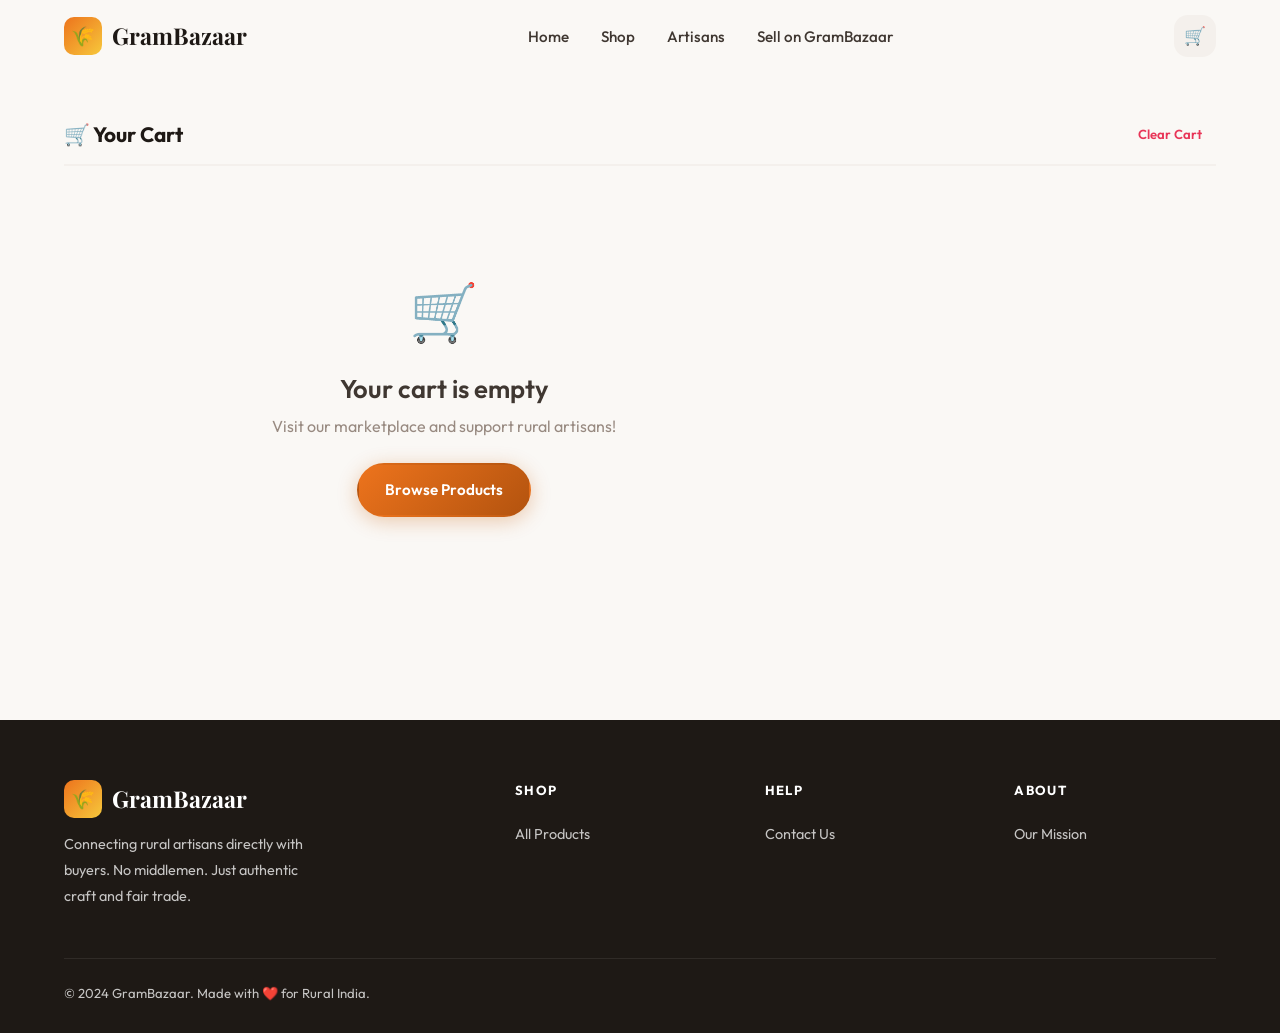
<file: cart.html>
<!DOCTYPE html>
<html lang="en">
<head>
  <meta charset="UTF-8">
  <meta name="viewport" content="width=device-width, initial-scale=1.0">
  <title>Your Cart — GramBazaar</title>
  <meta name="description" content="Review your cart and checkout. Your purchase directly supports rural artisans with 90%+ going to the maker.">
  <link rel="stylesheet" href="css/style.css">
  <link rel="stylesheet" href="css/karigar.css">
  <style>
    .cart-page {
      padding: calc(var(--nav-height) + 48px) 0 80px;
      min-height: 80vh;
    }

    .cart-layout {
      display: grid;
      grid-template-columns: 1fr 360px;
      gap: 32px;
      align-items: start;
    }

    /* ── Cart Items ── */
    #cart-items { display: flex; flex-direction: column; gap: 16px; }

    .cart-header {
      display: flex;
      align-items: center;
      justify-content: space-between;
      margin-bottom: 20px;
      padding-bottom: 16px;
      border-bottom: 2px solid var(--light);
    }

    .cart-header h2 { font-family: 'Outfit', sans-serif; font-size: 1.3rem; font-weight: 700; }

    .clear-cart-btn {
      font-size: 0.82rem;
      color: #e83557;
      font-weight: 600;
      padding: 6px 14px;
      border-radius: var(--radius-full);
      transition: var(--transition);
    }

    .clear-cart-btn:hover { background: #fef2f4; }

    .cart-item {
      background: white;
      border-radius: var(--radius-lg);
      padding: 20px;
      display: grid;
      grid-template-columns: 88px 1fr auto;
      gap: 18px;
      align-items: center;
      box-shadow: var(--shadow-sm);
      transition: var(--transition);
    }

    .cart-item-img {
      width: 88px; height: 88px;
      border-radius: var(--radius-md);
      overflow: hidden;
      background: var(--light);
      flex-shrink: 0;
    }

    .cart-item-img img { width: 100%; height: 100%; object-fit: cover; }

    .cart-img-placeholder {
      width: 100%; height: 100%;
      display: flex; align-items: center; justify-content: center;
      font-size: 2rem;
      background: linear-gradient(135deg, hsl(35,30%,90%), hsl(25,40%,85%));
    }

    .cart-item-name {
      font-family: 'Playfair Display', serif;
      font-size: 1rem;
      font-weight: 600;
      margin-bottom: 4px;
    }

    .cart-item-meta {
      font-size: 0.82rem;
      color: var(--mid);
      margin-bottom: 6px;
    }

    .cart-profit-bar { font-size: 0.78rem; color: var(--secondary); }

    .cart-item-controls {
      display: flex;
      flex-direction: column;
      align-items: flex-end;
      gap: 10px;
    }

    .qty-ctrl {
      display: flex;
      align-items: center;
      gap: 0;
      background: var(--light);
      border-radius: var(--radius-full);
      overflow: hidden;
    }

    .qty-btn {
      width: 32px; height: 32px;
      display: flex; align-items: center; justify-content: center;
      font-size: 1.1rem;
      font-weight: 600;
      color: var(--dark);
      transition: var(--transition);
      background: none;
    }

    .qty-btn:hover { background: var(--primary); color: white; }

    .qty-val {
      min-width: 32px;
      text-align: center;
      font-size: 0.9rem;
      font-weight: 700;
    }

    .cart-item-price {
      font-family: 'Playfair Display', serif;
      font-size: 1.15rem;
      font-weight: 700;
      color: var(--dark);
    }

    .cart-remove {
      font-size: 0.8rem;
      color: var(--mid);
      padding: 4px 10px;
      border-radius: var(--radius-full);
      transition: var(--transition);
    }

    .cart-remove:hover { background: #fef2f4; color: #e83557; }

    /* ── Summary ── */
    .cart-summary-card {
      background: white;
      border-radius: var(--radius-lg);
      padding: 28px;
      box-shadow: var(--shadow-md);
      position: sticky;
      top: calc(var(--nav-height) + 20px);
    }

    .cart-summary-card h3 {
      font-family: 'Outfit', sans-serif;
      font-size: 1rem;
      font-weight: 700;
      margin-bottom: 20px;
      padding-bottom: 14px;
      border-bottom: 2px solid var(--light);
    }

    .summary-row {
      display: flex;
      justify-content: space-between;
      padding: 9px 0;
      font-size: 0.9rem;
      color: var(--dark-3);
    }

    .summary-divider { height: 1px; background: var(--light); margin: 10px 0; }

    .summary-total {
      font-size: 1.1rem;
      font-weight: 700;
      color: var(--dark);
    }

    .summary-note {
      font-size: 0.78rem;
      color: var(--primary);
      margin-bottom: 6px;
      text-align: center;
    }

    .artisan-impact-box {
      background: linear-gradient(135deg, hsl(150,42%,95%), hsl(150,42%,90%));
      border-radius: var(--radius-md);
      padding: 16px;
      display: flex;
      gap: 12px;
      align-items: flex-start;
      margin: 16px 0;
      border: 1px solid hsl(150,42%,82%);
    }

    .impact-icon { font-size: 1.5rem; flex-shrink: 0; margin-top: 2px; }

    .artisan-impact-box strong {
      display: block;
      font-size: 0.9rem;
      color: var(--secondary);
      margin-bottom: 2px;
    }

    .artisan-impact-box p {
      font-size: 0.78rem;
      color: var(--secondary);
      opacity: 0.8;
    }

    /* ── Checkout Overlay ── */
    .checkout-overlay {
      display: none;
      position: fixed;
      inset: 0;
      z-index: 9000;
      background: rgba(0,0,0,0.6);
      backdrop-filter: blur(8px);
      align-items: center;
      justify-content: center;
      padding: 20px;
    }

    .checkout-overlay.active { display: flex; }

    .checkout-modal {
      background: white;
      border-radius: var(--radius-xl);
      padding: 36px 32px;
      max-width: 520px;
      width: 100%;
      max-height: 90vh;
      overflow-y: auto;
      animation: slideUp 0.4s ease forwards;
    }

    @keyframes slideUp {
      from { transform: translateY(40px); opacity: 0; }
      to   { transform: translateY(0);    opacity: 1; }
    }

    .checkout-modal h2 { font-size: 1.4rem; margin-bottom: 6px; }
    .checkout-modal .modal-sub { color: var(--mid); font-size: 0.9rem; margin-bottom: 28px; }

    .modal-close {
      position: absolute;
      top: 16px; right: 20px;
      font-size: 1.3rem;
      color: var(--mid);
      background: var(--light);
      border-radius: 50%;
      width: 32px; height: 32px;
      display: flex; align-items: center; justify-content: center;
    }

    .payment-methods {
      display: grid;
      grid-template-columns: repeat(3, 1fr);
      gap: 10px;
      margin-bottom: 24px;
    }

    .pay-method {
      padding: 14px 8px;
      border-radius: var(--radius-md);
      border: 2px solid var(--light);
      text-align: center;
      cursor: pointer;
      transition: var(--transition);
      font-size: 0.82rem;
      font-weight: 600;
      color: var(--dark-3);
    }

    .pay-method:hover { border-color: var(--primary); color: var(--primary); }
    .pay-method.active { border-color: var(--primary); background: hsl(25,85%,97%); color: var(--primary); }
    .pay-method .pay-icon { font-size: 1.4rem; display: block; margin-bottom: 4px; }

    .checkout-success {
      text-align: center;
      padding: 48px 24px;
    }

    .checkout-success .success-icon { font-size: 4rem; margin-bottom: 16px; }
    .checkout-success h2 { color: var(--secondary); margin-bottom: 10px; }
    .checkout-success p  { color: var(--mid); }

    @media (max-width: 900px) {
      .cart-layout { grid-template-columns: 1fr; }
      .cart-summary-card { position: static; }
      .cart-item { grid-template-columns: 72px 1fr; }
      .cart-item-controls { flex-direction: row; align-items: center; grid-column: 1 / -1; justify-content: space-between; }
    }

    @media (max-width: 600px) {
      .payment-methods { grid-template-columns: 1fr 1fr; }
    }
  </style>
</head>
<body>

<!-- ══════════ NAVBAR ══════════ -->
<nav class="navbar scrolled" id="navbar">
  <div class="container nav-inner">
    <a href="index.html" class="nav-logo">
      <div class="logo-icon">🌾</div>
      GramBazaar
    </a>
    <ul class="nav-links">
      <li><a href="index.html">Home</a></li>
      <li><a href="shop.html">Shop</a></li>
      <li><a href="artisan.html">Artisans</a></li>
      <li><a href="list-product.html">Sell on GramBazaar</a></li>
    </ul>
    <div class="nav-actions">
      <a href="cart.html" class="nav-cart-btn" title="View Cart">
        🛒
        <span class="cart-badge" id="cart-badge">0</span>
      </a>
      <button class="nav-hamburger" aria-label="Menu">
        <span></span><span></span><span></span>
      </button>
    </div>
  </div>
</nav>

<!-- ══════════ CART PAGE ══════════ -->
<div class="cart-page">
  <div class="container">
    <div class="cart-header">
      <h2>🛒 Your Cart</h2>
      <button class="clear-cart-btn" onclick="if(confirm('Clear all items?')){window.GB_CART.clearCart();renderCart();}">Clear Cart</button>
    </div>

    <div class="cart-layout">
      <div>
        <div id="cart-items"></div>
      </div>

      <aside>
        <div class="cart-summary-card" id="cart-summary">
          <h3>Order Summary</h3>
          <div id="cart-summary-content"></div>
        </div>
      </aside>
    </div>
  </div>
</div>

<!-- ══════════ CHECKOUT OVERLAY ══════════ -->
<div class="checkout-overlay" id="checkout-overlay">
  <div class="checkout-modal" style="position:relative">
    <button class="modal-close" onclick="closeCheckout()" aria-label="Close">✕</button>
    <h2>Complete Your Order</h2>
    <p class="modal-sub">You're buying directly from rural artisans 🌾</p>

    <div class="form-group">
      <label for="c-name">Full Name *</label>
      <input type="text" class="form-control" id="c-name" placeholder="Your name">
    </div>

    <div class="form-row">
      <div class="form-group">
        <label for="c-email">Email *</label>
        <input type="email" class="form-control" id="c-email" placeholder="you@email.com">
      </div>
      <div class="form-group">
        <label for="c-phone">Phone *</label>
        <input type="tel" class="form-control" id="c-phone" placeholder="Mobile number">
      </div>
    </div>

    <div class="form-group">
      <label for="c-address">Delivery Address *</label>
      <textarea class="form-control" id="c-address" placeholder="Full address including pin code" style="min-height:80px" required></textarea>
    </div>

    <div class="form-group">
      <label for="c-requests">Customization Requests (e.g. custom colors, sizing, or weaver notes)</label>
      <textarea class="form-control" id="c-requests" placeholder="e.g. Navy blue border, total length 5.5 meters, call before delivery" style="min-height:80px"></textarea>
    </div>

    <div class="form-group">
      <label>Payment Method</label>
      <div class="payment-methods">
        <div class="pay-method active" onclick="selectPay(this)">
          <span class="pay-icon">📱</span>UPI
        </div>
        <div class="pay-method" onclick="selectPay(this)">
          <span class="pay-icon">💳</span>Card
        </div>
        <div class="pay-method" onclick="selectPay(this)">
          <span class="pay-icon">🏦</span>Net Banking
        </div>
        <div class="pay-method" onclick="selectPay(this)">
          <span class="pay-icon">💵</span>COD
        </div>
        <div class="pay-method" onclick="selectPay(this)">
          <span class="pay-icon">📲</span>Wallet
        </div>
      </div>
    </div>

    <div style="background:hsl(150,42%,95%);border-radius:var(--radius-md);padding:14px;margin-bottom:20px;font-size:0.82rem;color:var(--secondary)">
      🌾 <strong>90%+ of your payment goes directly to the artisan</strong> within 24 hours of delivery.
    </div>

    <button class="btn btn-primary w-full" style="justify-content:center;font-size:1rem;padding:16px" onclick="submitOrder()">
      Place Order 🌾
    </button>
  </div>
</div>

<!-- ══════════ FOOTER ══════════ -->
<footer class="footer">
  <div class="container">
    <div class="footer-grid">
      <div class="footer-brand">
        <div class="nav-logo"><div class="logo-icon">🌾</div>GramBazaar</div>
        <p>Connecting rural artisans directly with buyers. No middlemen. Just authentic craft and fair trade.</p>
      </div>
      <div class="footer-col">
        <h5>Shop</h5>
        <ul><li><a href="shop.html">All Products</a></li></ul>
      </div>
      <div class="footer-col">
        <h5>Help</h5>
        <ul><li><a href="#">Contact Us</a></li></ul>
      </div>
      <div class="footer-col">
        <h5>About</h5>
        <ul><li><a href="#">Our Mission</a></li></ul>
      </div>
    </div>
    <div class="footer-bottom">
      <span>© 2024 GramBazaar. Made with <span class="heart">❤️</span> for Rural India.</span>
    </div>
  </div>
</footer>

<script src="js/data.js"></script>
<script src="js/main.js"></script>
<script src="js/karigar.js"></script>
<script src="js/cart.js"></script>
<script>
  function selectPay(el) {
    document.querySelectorAll('.pay-method').forEach(m => m.classList.remove('active'));
    el.classList.add('active');
  }
</script>
</body>
</html>
</file>
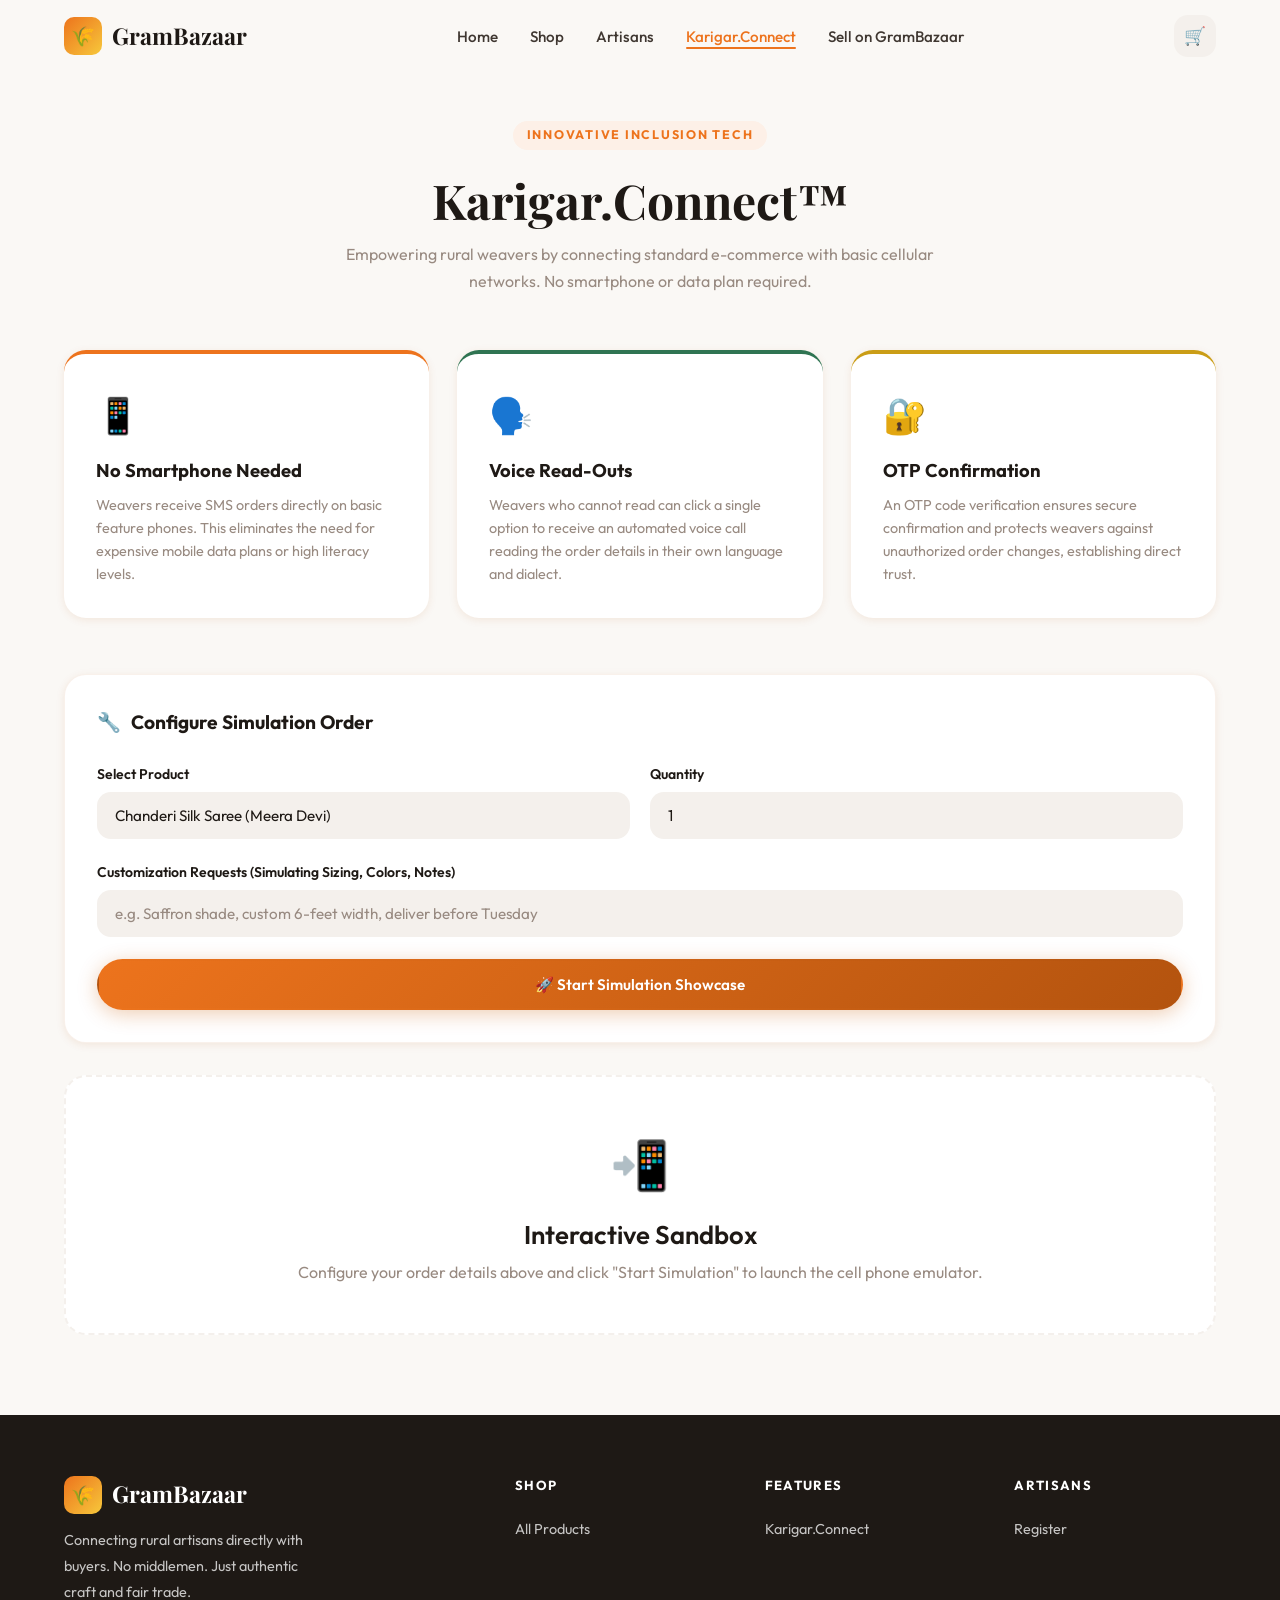
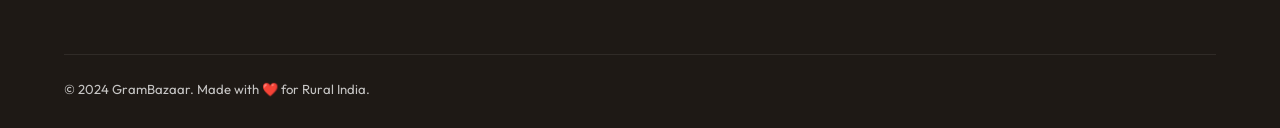
<file: karigar-connect.html>
<!DOCTYPE html>
<html lang="en">
<head>
  <meta charset="UTF-8">
  <meta name="viewport" content="width=device-width, initial-scale=1.0">
  <title>Karigar.Connect™ — Bridging the Rural Digital Divide</title>
  <meta name="description" content="Karigar.Connect matches e-commerce technology with basic cellular tools. SMS OTP and Automated Voice Calls bridge the literacy and language gap for rural weavers.">
  <link rel="stylesheet" href="css/style.css">
  <link rel="stylesheet" href="css/karigar.css">
  <style>
    .kc-page {
      padding: calc(var(--nav-height) + 48px) 0 80px;
    }

    .kc-intro {
      text-align: center;
      margin-bottom: 56px;
    }

    .kc-intro h1 {
      margin-top: 10px;
      font-size: clamp(2rem, 4vw, 3rem);
    }

    /* Concept cards */
    .concept-grid {
      display: grid;
      grid-template-columns: repeat(3, 1fr);
      gap: 28px;
      margin-bottom: 56px;
    }

    @media (max-width: 900px) {
      .concept-grid {
        grid-template-columns: 1fr;
      }
    }

    .concept-card {
      background: white;
      border-radius: var(--radius-lg);
      padding: 32px;
      box-shadow: var(--shadow-sm);
      border-top: 4px solid var(--primary);
      transition: var(--transition);
    }

    .concept-card:hover {
      transform: translateY(-6px);
      box-shadow: var(--shadow-md);
    }

    .concept-card:nth-child(2) {
      border-top-color: var(--secondary);
    }

    .concept-card:nth-child(3) {
      border-top-color: var(--accent-dark);
    }

    .concept-icon {
      font-size: 2.2rem;
      margin-bottom: 16px;
    }

    .concept-card h3 {
      font-family: 'Outfit', sans-serif;
      font-size: 1.15rem;
      font-weight: 700;
      margin-bottom: 12px;
      color: var(--dark);
    }

    .concept-card p {
      font-size: 0.9rem;
      color: var(--mid);
      line-height: 1.6;
    }

    /* Standalone simulator config */
    .sim-config-card {
      background: white;
      border-radius: var(--radius-lg);
      padding: 32px;
      box-shadow: var(--shadow-sm);
      margin-bottom: 32px;
      border: 1px solid rgba(180,80,0,0.08);
    }

    .sim-config-title {
      font-family: 'Outfit', sans-serif;
      font-size: 1.2rem;
      font-weight: 700;
      margin-bottom: 24px;
      color: var(--dark);
      display: flex;
      align-items: center;
      gap: 10px;
    }
  </style>
</head>
<body>

<!-- ══════════ NAVBAR ══════════ -->
<nav class="navbar scrolled" id="navbar">
  <div class="container nav-inner">
    <a href="index.html" class="nav-logo">
      <div class="logo-icon">🌾</div>
      GramBazaar
    </a>
    <ul class="nav-links">
      <li><a href="index.html">Home</a></li>
      <li><a href="shop.html">Shop</a></li>
      <li><a href="artisan.html">Artisans</a></li>
      <li><a href="karigar-connect.html" class="active">Karigar.Connect</a></li>
      <li><a href="list-product.html">Sell on GramBazaar</a></li>
    </ul>
    <div class="nav-actions">
      <a href="cart.html" class="nav-cart-btn" title="View Cart">
        🛒
        <span class="cart-badge" id="cart-badge">0</span>
      </a>
      <button class="nav-hamburger" aria-label="Menu">
        <span></span><span></span><span></span>
      </button>
    </div>
  </div>
</nav>

<!-- ══════════ PAGE BODY ══════════ -->
<div class="kc-page">
  <div class="container">
    
    <!-- Intro -->
    <div class="kc-intro">
      <span class="section-label">Innovative Inclusion Tech</span>
      <h1>Karigar.Connect™</h1>
      <p class="text-mid" style="max-width: 600px; margin: 12px auto 0;">
        Empowering rural weavers by connecting standard e-commerce with basic cellular networks. No smartphone or data plan required.
      </p>
    </div>

    <!-- Concept Cards -->
    <div class="concept-grid">
      <div class="concept-card">
        <div class="concept-icon">📱</div>
        <h3>No Smartphone Needed</h3>
        <p>
          Weavers receive SMS orders directly on basic feature phones. This eliminates the need for expensive mobile data plans or high literacy levels.
        </p>
      </div>
      <div class="concept-card">
        <div class="concept-icon">🗣️</div>
        <h3>Voice Read-Outs</h3>
        <p>
          Weavers who cannot read can click a single option to receive an automated voice call reading the order details in their own language and dialect.
        </p>
      </div>
      <div class="concept-card">
        <div class="concept-icon">🔐</div>
        <h3>OTP Confirmation</h3>
        <p>
          An OTP code verification ensures secure confirmation and protects weavers against unauthorized order changes, establishing direct trust.
        </p>
      </div>
    </div>

    <!-- Standalone Simulator Setup -->
    <div class="sim-config-card">
      <div class="sim-config-title">
        <span>🔧</span> Configure Simulation Order
      </div>
      <div class="form-row">
        <div class="form-group">
          <label for="sim-product">Select Product</label>
          <select class="form-control" id="sim-product">
            <option value="p1">Chanderi Silk Saree (Meera Devi)</option>
            <option value="p2">Terracotta Pot Set (Ramnath Kumhar)</option>
            <option value="p3">Tribal Silver Necklace (Kavitha Nair)</option>
            <option value="p4">Handwoven Dhurrie Carpet (Meera Devi)</option>
            <option value="p5">Bamboo Basket Gift Set (Ramnath Kumhar)</option>
            <option value="p6">Madhubani Folk Painting (Kavitha Nair)</option>
          </select>
        </div>
        <div class="form-group">
          <label for="sim-qty">Quantity</label>
          <input type="number" class="form-control" id="sim-qty" value="1" min="1" max="9">
        </div>
      </div>
      <div class="form-group">
        <label for="sim-requests">Customization Requests (Simulating Sizing, Colors, Notes)</label>
        <input type="text" class="form-control" id="sim-requests" placeholder="e.g. Saffron shade, custom 6-feet width, deliver before Tuesday">
      </div>
      <button class="btn btn-primary w-full" style="justify-content:center; padding: 14px;" onclick="startSimulatedDemo()">
        🚀 Start Simulation Showcase
      </button>
    </div>

    <!-- Simulator Container -->
    <div id="karigar-connect-demo">
      <div style="text-align: center; padding: 48px; border: 2px dashed var(--light); border-radius: var(--radius-lg); background: white;">
        <span style="font-size: 3rem;">📲</span>
        <h3 class="mt-16" style="font-family:'Outfit', sans-serif;">Interactive Sandbox</h3>
        <p class="text-mid mt-8">Configure your order details above and click "Start Simulation" to launch the cell phone emulator.</p>
      </div>
    </div>

  </div>
</div>

<!-- ══════════ FOOTER ══════════ -->
<footer class="footer">
  <div class="container">
    <div class="footer-grid">
      <div class="footer-brand">
        <div class="nav-logo">
          <div class="logo-icon">🌾</div>
          GramBazaar
        </div>
        <p>Connecting rural artisans directly with buyers. No middlemen. Just authentic craft and fair trade.</p>
      </div>
      <div class="footer-col">
        <h5>Shop</h5>
        <ul>
          <li><a href="shop.html">All Products</a></li>
        </ul>
      </div>
      <div class="footer-col">
        <h5>Features</h5>
        <ul>
          <li><a href="karigar-connect.html">Karigar.Connect</a></li>
        </ul>
      </div>
      <div class="footer-col">
        <h5>Artisans</h5>
        <ul>
          <li><a href="list-product.html">Register</a></li>
        </ul>
      </div>
    </div>
    <div class="footer-bottom">
      <span>© 2024 GramBazaar. Made with <span class="heart">❤️</span> for Rural India.</span>
    </div>
  </div>
</footer>

<script src="js/data.js"></script>
<script src="js/main.js"></script>
<script src="js/karigar.js"></script>
<script>
  function startSimulatedDemo() {
    const prodId = document.getElementById('sim-product').value;
    const qty = parseInt(document.getElementById('sim-qty').value) || 1;
    const requests = document.getElementById('sim-requests').value.trim();

    if (!window.GB || !window.GB.PRODUCTS) return;

    const prod = window.GB.PRODUCTS.find(p => p.id === prodId);
    if (!prod) return;

    const isCustom = qty > prod.stock;
    const orderDetails = {
      name: prod.name,
      qty: qty,
      requests: isCustom
        ? `Specs: ${requests || "Custom colors & sizing"}. Offer: ₹${prod.price.toLocaleString('en-IN')}/unit`
        : requests || "No special customizations",
      artisanName: prod.artisanName,
      village: prod.village,
      isCustom: isCustom
    };

    if (window.GB_KARIGAR) {
      window.GB_KARIGAR.initKarigarDemo(orderDetails);
      // Smooth scroll to the demo container
      document.getElementById('karigar-connect-demo').scrollIntoView({ behavior: 'smooth', block: 'start' });
    }
  }
</script>
</body>
</html>
</file>
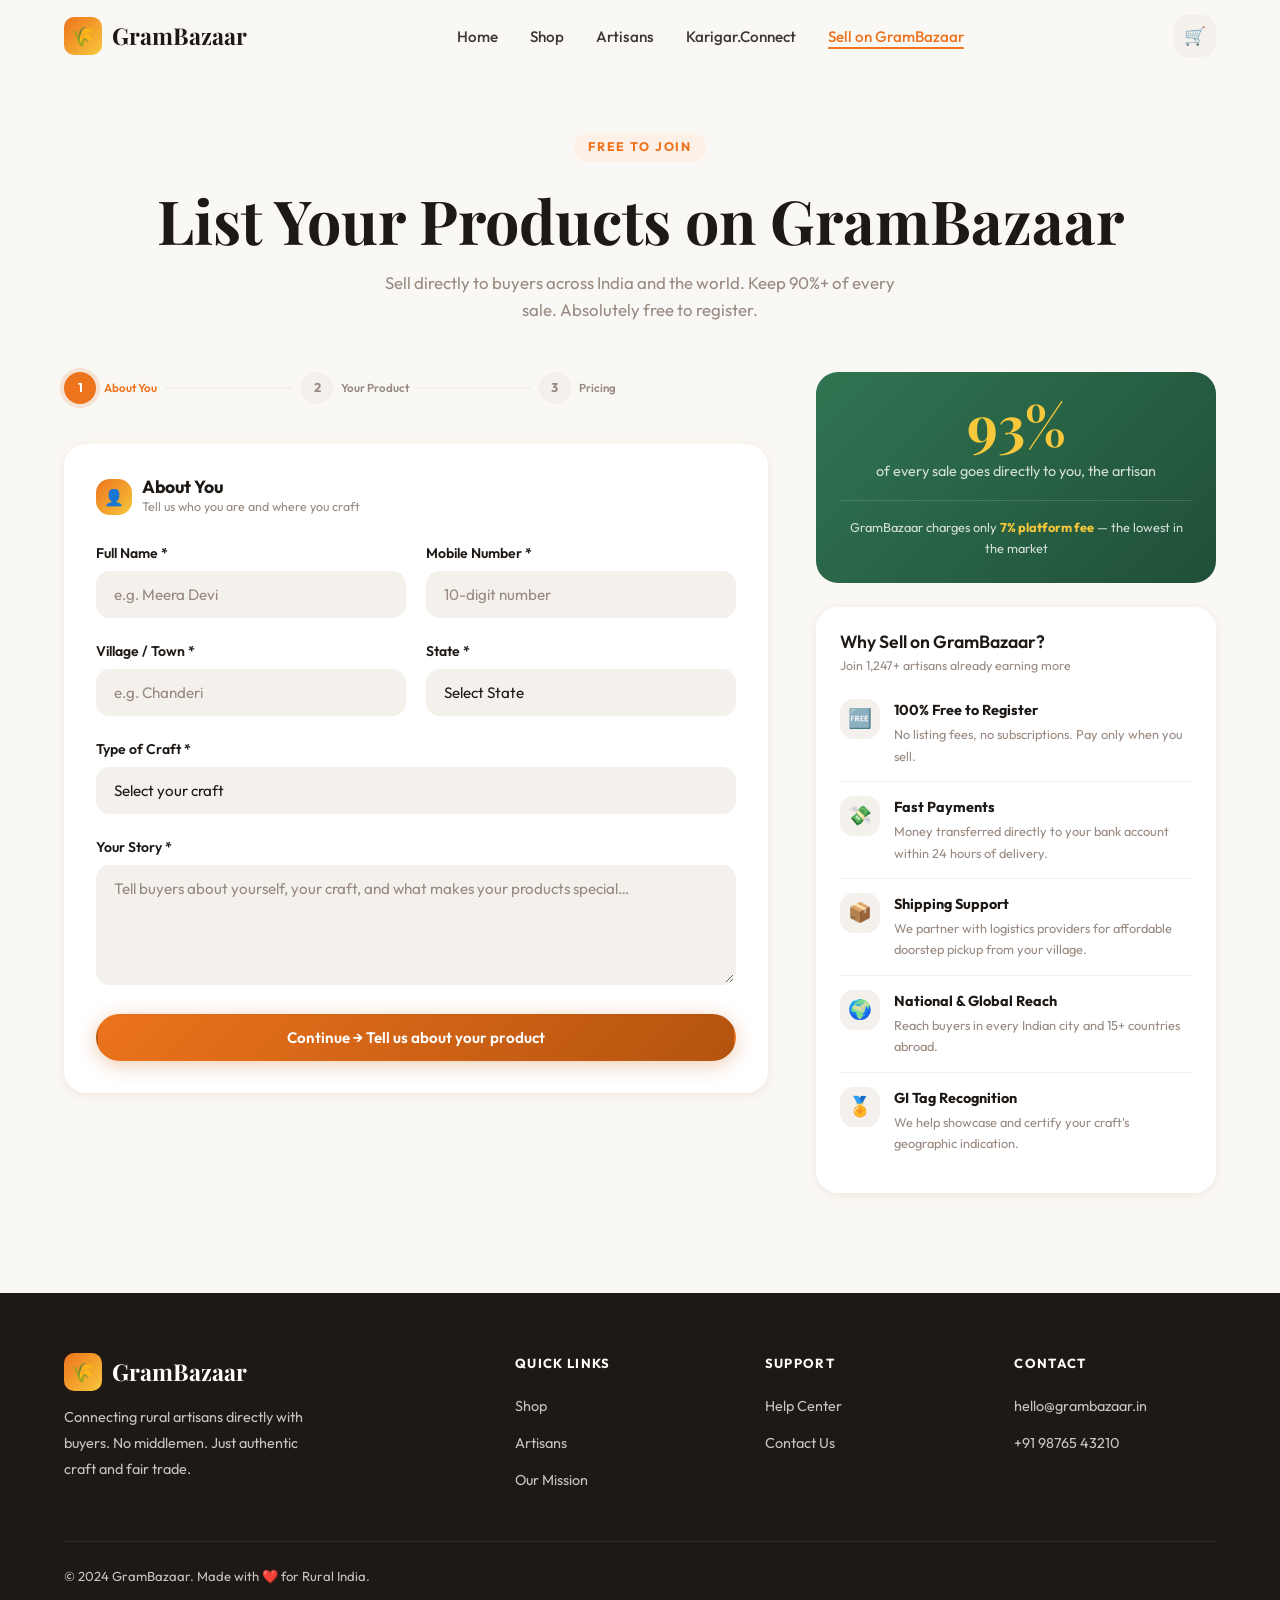
<file: list-product.html>
<!DOCTYPE html>
<html lang="en">
<head>
  <meta charset="UTF-8">
  <meta name="viewport" content="width=device-width, initial-scale=1.0">
  <title>List Your Products — GramBazaar | Sell Directly</title>
  <meta name="description" content="Register as an artisan on GramBazaar and list your rural handicraft products. Free registration. Keep 90%+ of every sale. No middlemen.">
  <link rel="stylesheet" href="css/style.css">
  <style>
    .lp-page {
      padding: calc(var(--nav-height) + 60px) 0 80px;
      background: var(--surface);
    }

    .lp-layout {
      display: grid;
      grid-template-columns: 1fr 400px;
      gap: 48px;
      align-items: start;
    }

    /* ── Form Area ── */
    .form-section-title {
      display: flex;
      align-items: center;
      gap: 10px;
      margin-bottom: 24px;
    }

    .form-section-title .fst-icon {
      width: 36px; height: 36px;
      border-radius: var(--radius-md);
      background: linear-gradient(135deg, var(--primary), var(--accent));
      display: flex; align-items: center; justify-content: center;
      font-size: 1rem;
      flex-shrink: 0;
    }

    .form-section-title h3 { font-family: 'Outfit', sans-serif; font-size: 1.1rem; font-weight: 700; }

    .form-card {
      background: white;
      border-radius: var(--radius-lg);
      padding: 32px;
      box-shadow: var(--shadow-sm);
      margin-bottom: 24px;
    }

    .step-indicator {
      display: flex;
      gap: 8px;
      margin-bottom: 40px;
    }

    .step {
      flex: 1;
      display: flex;
      align-items: center;
      gap: 8px;
      position: relative;
    }

    .step::after {
      content: '';
      flex: 1;
      height: 2px;
      background: var(--light);
    }

    .step:last-child::after { display: none; }

    .step-dot {
      width: 32px; height: 32px;
      border-radius: 50%;
      background: var(--light);
      color: var(--mid);
      display: flex; align-items: center; justify-content: center;
      font-size: 0.8rem;
      font-weight: 700;
      flex-shrink: 0;
      border: 2px solid var(--light);
      transition: var(--transition);
    }

    .step.active .step-dot {
      background: var(--primary);
      color: white;
      border-color: var(--primary);
      box-shadow: 0 0 0 4px rgba(220,100,0,0.15);
    }

    .step.done .step-dot {
      background: var(--secondary);
      color: white;
      border-color: var(--secondary);
    }

    .step-label {
      font-size: 0.72rem;
      font-weight: 600;
      color: var(--mid);
      white-space: nowrap;
    }

    .step.active .step-label { color: var(--primary); }
    .step.done .step-label { color: var(--secondary); }

    /* Form steps */
    .form-step { display: none; }
    .form-step.active { display: block; }

    /* Image upload */
    .image-upload-area {
      border: 2px dashed hsl(25,40%,80%);
      border-radius: var(--radius-lg);
      padding: 40px;
      text-align: center;
      cursor: pointer;
      transition: var(--transition);
      background: hsl(35,30%,98%);
    }

    .image-upload-area:hover, .image-upload-area.drag-over {
      border-color: var(--primary);
      background: hsl(25,85%,97%);
    }

    .upload-icon { font-size: 2.5rem; margin-bottom: 10px; }
    .upload-text { font-size: 0.9rem; color: var(--mid); }
    .upload-text strong { color: var(--primary); }

    #img-file { display: none; }

    /* Pricing calculator */
    .pricing-calc {
      background: linear-gradient(135deg, var(--dark) 0%, var(--dark-2) 100%);
      border-radius: var(--radius-lg);
      padding: 24px;
      color: white;
      margin-top: 16px;
    }

    .pricing-calc h4 {
      font-family: 'Outfit', sans-serif;
      font-size: 0.875rem;
      font-weight: 700;
      color: rgba(255,255,255,0.6);
      text-transform: uppercase;
      letter-spacing: 0.08em;
      margin-bottom: 16px;
    }

    .calc-row {
      display: flex;
      justify-content: space-between;
      padding: 8px 0;
      font-size: 0.9rem;
      border-bottom: 1px solid rgba(255,255,255,0.08);
    }

    .calc-row:last-child { border-bottom: none; }

    .calc-row.total {
      padding-top: 14px;
      font-weight: 700;
      font-size: 1.1rem;
    }

    .calc-row .artisan-earn {
      color: var(--accent);
      font-weight: 700;
    }

    .profit-bar-calc {
      margin-top: 16px;
      height: 10px;
      background: rgba(255,255,255,0.1);
      border-radius: 5px;
      overflow: hidden;
    }

    .profit-fill-calc {
      height: 100%;
      background: linear-gradient(90deg, var(--secondary), hsl(150,60%,50%));
      border-radius: 5px;
      transition: width 0.5s ease;
    }

    /* ── Sidebar ── */
    .lp-sidebar { position: sticky; top: calc(var(--nav-height) + 20px); }

    .benefit-card {
      background: white;
      border-radius: var(--radius-lg);
      padding: 24px;
      box-shadow: var(--shadow-sm);
      margin-bottom: 20px;
    }

    .benefit-item {
      display: flex;
      gap: 14px;
      align-items: flex-start;
      padding: 14px 0;
      border-bottom: 1px solid var(--light);
    }

    .benefit-item:last-child { border-bottom: none; }

    .benefit-icon {
      width: 40px; height: 40px;
      border-radius: var(--radius-md);
      background: var(--light);
      display: flex; align-items: center; justify-content: center;
      font-size: 1.2rem;
      flex-shrink: 0;
    }

    .benefit-item h5 { font-size: 0.9rem; margin-bottom: 2px; }
    .benefit-item p  { font-size: 0.8rem; color: var(--mid); }

    .artisan-earn-callout {
      background: linear-gradient(135deg, var(--secondary), hsl(150,42%,22%));
      border-radius: var(--radius-lg);
      padding: 24px;
      color: white;
      text-align: center;
    }

    .artisan-earn-callout .big-pct {
      font-family: 'Playfair Display', serif;
      font-size: 3.5rem;
      font-weight: 700;
      color: var(--accent);
      line-height: 1;
    }

    .artisan-earn-callout p {
      font-size: 0.9rem;
      color: rgba(255,255,255,0.8);
      margin-top: 8px;
    }

    /* ── Success Screen ── */
    .success-overlay {
      display: none;
      position: fixed;
      inset: 0;
      z-index: 9000;
      background: rgba(0,0,0,0.6);
      backdrop-filter: blur(8px);
      align-items: center;
      justify-content: center;
    }

    .success-overlay.active { display: flex; }

    .success-box {
      background: white;
      border-radius: var(--radius-xl);
      padding: 56px 48px;
      text-align: center;
      max-width: 440px;
      width: 90%;
      animation: popIn 0.5s cubic-bezier(0.34, 1.56, 0.64, 1) forwards;
    }

    @keyframes popIn {
      from { transform: scale(0.8); opacity: 0; }
      to   { transform: scale(1);   opacity: 1; }
    }

    .success-icon { font-size: 4rem; margin-bottom: 16px; }
    .success-box h2 { margin-bottom: 10px; color: var(--secondary); }
    .success-box p  { color: var(--mid); margin-bottom: 24px; }

    @media (max-width: 900px) {
      .lp-layout { grid-template-columns: 1fr; }
      .lp-sidebar { position: static; }
    }
  </style>
</head>
<body>

<!-- ══════════ NAVBAR ══════════ -->
<nav class="navbar scrolled" id="navbar">
  <div class="container nav-inner">
    <a href="index.html" class="nav-logo">
      <div class="logo-icon">🌾</div>
      GramBazaar
    </a>
    <ul class="nav-links">
      <li><a href="index.html">Home</a></li>
      <li><a href="shop.html">Shop</a></li>
      <li><a href="artisan.html">Artisans</a></li>
      <li><a href="karigar-connect.html">Karigar.Connect</a></li>
      <li><a href="list-product.html">Sell on GramBazaar</a></li>
    </ul>
    <div class="nav-actions">
      <a href="cart.html" class="nav-cart-btn" title="View Cart">
        🛒
        <span class="cart-badge" id="cart-badge">0</span>
      </a>
      <button class="nav-hamburger" aria-label="Menu">
        <span></span><span></span><span></span>
      </button>
    </div>
  </div>
</nav>

<!-- ══════════ PAGE ══════════ -->
<div class="lp-page">
  <div class="container">
    <!-- Header -->
    <div style="text-align:center;margin-bottom:48px">
      <span class="section-label">Free to Join</span>
      <h1 style="margin-top:10px">List Your Products on GramBazaar</h1>
      <p style="color:var(--mid);max-width:520px;margin:12px auto 0;font-size:1.05rem">
        Sell directly to buyers across India and the world. Keep 90%+ of every sale. Absolutely free to register.
      </p>
    </div>

    <div class="lp-layout">
      <!-- ── Form ── -->
      <div>
        <!-- Step Indicator -->
        <div class="step-indicator">
          <div class="step active" id="step-ind-1">
            <div class="step-dot">1</div>
            <span class="step-label">About You</span>
          </div>
          <div class="step" id="step-ind-2">
            <div class="step-dot">2</div>
            <span class="step-label">Your Product</span>
          </div>
          <div class="step" id="step-ind-3">
            <div class="step-dot">3</div>
            <span class="step-label">Pricing</span>
          </div>
        </div>

        <form id="listing-form" novalidate>

          <!-- ─ Step 1: Artisan Info ─ -->
          <div class="form-step active" id="step-1">
            <div class="form-card">
              <div class="form-section-title">
                <div class="fst-icon">👤</div>
                <div><h3>About You</h3><p class="text-xs text-mid">Tell us who you are and where you craft</p></div>
              </div>

              <div class="form-row">
                <div class="form-group">
                  <label for="artisan-name">Full Name *</label>
                  <input type="text" class="form-control" id="artisan-name" placeholder="e.g. Meera Devi" required>
                </div>
                <div class="form-group">
                  <label for="phone">Mobile Number *</label>
                  <input type="tel" class="form-control" id="phone" placeholder="10-digit number" required>
                </div>
              </div>

              <div class="form-row">
                <div class="form-group">
                  <label for="village">Village / Town *</label>
                  <input type="text" class="form-control" id="village" placeholder="e.g. Chanderi" required>
                </div>
                <div class="form-group">
                  <label for="state">State *</label>
                  <select class="form-control" id="state" required>
                    <option value="">Select State</option>
                    <option>Andhra Pradesh</option><option>Assam</option>
                    <option>Bihar</option><option>Chhattisgarh</option>
                    <option>Gujarat</option><option>Jharkhand</option>
                    <option>Karnataka</option><option>Kerala</option>
                    <option>Madhya Pradesh</option><option>Maharashtra</option>
                    <option>Manipur</option><option>Meghalaya</option>
                    <option>Nagaland</option><option>Odisha</option>
                    <option>Punjab</option><option>Rajasthan</option>
                    <option>Tamil Nadu</option><option>Telangana</option>
                    <option>Tripura</option><option>Uttar Pradesh</option>
                    <option>Uttarakhand</option><option>West Bengal</option>
                  </select>
                </div>
              </div>

              <div class="form-group">
                <label for="craft-type">Type of Craft *</label>
                <select class="form-control" id="craft-type" required>
                  <option value="">Select your craft</option>
                  <option>Handloom Weaving</option>
                  <option>Terracotta / Pottery</option>
                  <option>Jewelry Making</option>
                  <option>Bamboo / Cane Crafts</option>
                  <option>Paintings (Madhubani, Warli, Pattachitra)</option>
                  <option>Embroidery / Needlework</option>
                  <option>Wood Carving</option>
                  <option>Block Printing</option>
                  <option>Leather Work</option>
                  <option>Other</option>
                </select>
              </div>

              <div class="form-group">
                <label for="bio">Your Story *</label>
                <textarea class="form-control" id="bio" placeholder="Tell buyers about yourself, your craft, and what makes your products special…" required style="min-height:120px"></textarea>
              </div>

              <button type="button" class="btn btn-primary" onclick="nextStep(2)" style="width:100%;justify-content:center">
                Continue → Tell us about your product
              </button>
            </div>
          </div>

          <!-- ─ Step 2: Product Info ─ -->
          <div class="form-step" id="step-2">
            <div class="form-card">
              <div class="form-section-title">
                <div class="fst-icon">📦</div>
                <div><h3>About Your Product</h3><p class="text-xs text-mid">Describe the product you want to list</p></div>
              </div>

              <div class="form-group">
                <label for="product-name">Product Name *</label>
                <input type="text" class="form-control" id="product-name" placeholder="e.g. Handwoven Silk Saree with Zari Border" required>
              </div>

              <div class="form-row">
                <div class="form-group">
                  <label for="category">Category *</label>
                  <select class="form-control" id="category" required>
                    <option value="">Select category</option>
                    <option>Textiles</option>
                    <option>Pottery</option>
                    <option>Jewelry</option>
                    <option>Bamboo Crafts</option>
                    <option>Paintings</option>
                    <option>Wood Crafts</option>
                    <option>Other Crafts</option>
                  </select>
                </div>
                <div class="form-group">
                  <label for="stock">Available Stock *</label>
                  <input type="number" class="form-control" id="stock" placeholder="How many pieces?" min="1" required>
                </div>
              </div>

              <div class="form-group">
                <label for="description">Product Description *</label>
                <textarea class="form-control" id="description" placeholder="Describe the product — materials, dimensions, how it's made, any special features…" required style="min-height:120px"></textarea>
              </div>

              <div class="form-group">
                <label>Product Images</label>
                <div class="image-upload-area" id="upload-area" onclick="document.getElementById('img-file').click()">
                  <div class="upload-icon">📸</div>
                  <div class="upload-text"><strong>Click to upload</strong> or drag & drop<br><small>JPG, PNG up to 10MB each. Min 2 photos.</small></div>
                </div>
                <input type="file" id="img-file" accept="image/*" multiple>
              </div>

              <div style="display:flex;gap:12px">
                <button type="button" class="btn btn-outline" onclick="nextStep(1)" style="flex:1;justify-content:center">← Back</button>
                <button type="button" class="btn btn-primary" onclick="nextStep(3)" style="flex:2;justify-content:center">Continue → Set your price</button>
              </div>
            </div>
          </div>

          <!-- ─ Step 3: Pricing ─ -->
          <div class="form-step" id="step-3">
            <div class="form-card">
              <div class="form-section-title">
                <div class="fst-icon">💰</div>
                <div><h3>Set Your Price</h3><p class="text-xs text-mid">You keep 93% — GramBazaar charges just 7%</p></div>
              </div>

              <div class="form-group">
                <label for="price">Your Listed Price (₹) *</label>
                <input type="number" class="form-control" id="price" placeholder="Enter price in rupees" min="100" oninput="updateCalc()" required>
              </div>

              <div class="pricing-calc" id="pricing-calc" style="display:none">
                <h4>💡 Profit Calculator</h4>
                <div class="calc-row">
                  <span>Your listed price</span>
                  <span id="calc-price">₹0</span>
                </div>
                <div class="calc-row">
                  <span>GramBazaar fee (7%)</span>
                  <span id="calc-fee" style="color:rgba(255,255,255,0.5)">₹0</span>
                </div>
                <div class="calc-row total">
                  <span>You earn</span>
                  <span class="artisan-earn" id="calc-earn">₹0</span>
                </div>
                <div class="profit-bar-calc">
                  <div class="profit-fill-calc" id="calc-bar" style="width:93%"></div>
                </div>
                <p style="font-size:0.78rem;color:rgba(255,255,255,0.5);margin-top:10px;text-align:center">vs. traditional: artisan keeps only 20–40%</p>
              </div>

              <div class="form-group mt-24">
                <label for="gi-tag">GI Tag / Special Certification (optional)</label>
                <input type="text" class="form-control" id="gi-tag" placeholder="e.g. Chanderi GI Tag, Darjeeling Tea Board">
              </div>

              <div style="display:flex;gap:12px;margin-top:8px">
                <button type="button" class="btn btn-outline" onclick="nextStep(2)" style="flex:1;justify-content:center">← Back</button>
                <button type="submit" class="btn btn-primary" style="flex:2;justify-content:center">🌾 Submit Listing</button>
              </div>
            </div>
          </div>

        </form>
      </div>

      <!-- ── Sidebar ── -->
      <aside class="lp-sidebar">
        <div class="artisan-earn-callout">
          <div class="big-pct">93%</div>
          <p>of every sale goes directly to you, the artisan</p>
          <div style="height:1px;background:rgba(255,255,255,0.15);margin:16px 0"></div>
          <p style="font-size:0.8rem">GramBazaar charges only <strong style="color:var(--accent)">7% platform fee</strong> — the lowest in the market</p>
        </div>

        <div class="benefit-card mt-24">
          <h4 style="font-family:'Outfit',sans-serif;margin-bottom:4px">Why Sell on GramBazaar?</h4>
          <p class="text-xs text-mid" style="margin-bottom:8px">Join 1,247+ artisans already earning more</p>
          <div class="benefit-item">
            <div class="benefit-icon">🆓</div>
            <div><h5>100% Free to Register</h5><p>No listing fees, no subscriptions. Pay only when you sell.</p></div>
          </div>
          <div class="benefit-item">
            <div class="benefit-icon">💸</div>
            <div><h5>Fast Payments</h5><p>Money transferred directly to your bank account within 24 hours of delivery.</p></div>
          </div>
          <div class="benefit-item">
            <div class="benefit-icon">📦</div>
            <div><h5>Shipping Support</h5><p>We partner with logistics providers for affordable doorstep pickup from your village.</p></div>
          </div>
          <div class="benefit-item">
            <div class="benefit-icon">🌍</div>
            <div><h5>National & Global Reach</h5><p>Reach buyers in every Indian city and 15+ countries abroad.</p></div>
          </div>
          <div class="benefit-item">
            <div class="benefit-icon">🏅</div>
            <div><h5>GI Tag Recognition</h5><p>We help showcase and certify your craft's geographic indication.</p></div>
          </div>
        </div>
      </aside>
    </div>
  </div>
</div>

<!-- ══════════ SUCCESS OVERLAY ══════════ -->
<div class="success-overlay" id="success-overlay">
  <div class="success-box">
    <div class="success-icon">🎉</div>
    <h2>You're Listed!</h2>
    <p>Your product has been submitted for review. Our team will verify and publish it within 24–48 hours. We'll SMS you at the number provided.</p>
    <a href="shop.html" class="btn btn-primary w-full" style="justify-content:center">Browse the Marketplace →</a>
  </div>
</div>

<!-- ══════════ FOOTER ══════════ -->
<footer class="footer">
  <div class="container">
    <div class="footer-grid">
      <div class="footer-brand">
        <div class="nav-logo"><div class="logo-icon">🌾</div>GramBazaar</div>
        <p>Connecting rural artisans directly with buyers. No middlemen. Just authentic craft and fair trade.</p>
      </div>
      <div class="footer-col">
        <h5>Quick Links</h5>
        <ul>
          <li><a href="shop.html">Shop</a></li>
          <li><a href="artisan.html">Artisans</a></li>
          <li><a href="#">Our Mission</a></li>
        </ul>
      </div>
      <div class="footer-col">
        <h5>Support</h5>
        <ul>
          <li><a href="#">Help Center</a></li>
          <li><a href="#">Contact Us</a></li>
        </ul>
      </div>
      <div class="footer-col">
        <h5>Contact</h5>
        <ul>
          <li><a href="#">hello@grambazaar.in</a></li>
          <li><a href="#">+91 98765 43210</a></li>
        </ul>
      </div>
    </div>
    <div class="footer-bottom">
      <span>© 2024 GramBazaar. Made with <span class="heart">❤️</span> for Rural India.</span>
    </div>
  </div>
</footer>

<script src="js/data.js"></script>
<script src="js/main.js"></script>
<script>
  let currentStep = 1;

  function nextStep(to) {
    document.getElementById('step-' + currentStep).classList.remove('active');
    document.getElementById('step-ind-' + currentStep).classList.remove('active');
    if (to > currentStep) {
      document.getElementById('step-ind-' + currentStep).classList.add('done');
    }
    currentStep = to;
    document.getElementById('step-' + currentStep).classList.add('active');
    document.getElementById('step-ind-' + currentStep).classList.add('active');
    window.scrollTo({ top: 0, behavior: 'smooth' });
  }

  function updateCalc() {
    const price = parseFloat(document.getElementById('price').value) || 0;
    const calc  = document.getElementById('pricing-calc');

    if (price >= 100) {
      calc.style.display = 'block';
      const fee  = Math.round(price * 0.07);
      const earn = price - fee;
      document.getElementById('calc-price').textContent = '₹' + price.toLocaleString('en-IN');
      document.getElementById('calc-fee').textContent   = '₹' + fee.toLocaleString('en-IN');
      document.getElementById('calc-earn').textContent  = '₹' + earn.toLocaleString('en-IN');
    } else {
      calc.style.display = 'none';
    }
  }

  // Form submit
  document.getElementById('listing-form').addEventListener('submit', (e) => {
    e.preventDefault();
    document.getElementById('success-overlay').classList.add('active');
  });

  // Image drag & drop
  const uploadArea = document.getElementById('upload-area');
  uploadArea.addEventListener('dragover', (e) => { e.preventDefault(); uploadArea.classList.add('drag-over'); });
  uploadArea.addEventListener('dragleave', () => uploadArea.classList.remove('drag-over'));
  uploadArea.addEventListener('drop', (e) => {
    e.preventDefault();
    uploadArea.classList.remove('drag-over');
    const files = e.dataTransfer.files;
    uploadArea.querySelector('.upload-text').innerHTML = `✅ <strong>${files.length} image(s) selected</strong>`;
  });
  document.getElementById('img-file').addEventListener('change', (e) => {
    if (e.target.files.length > 0) {
      uploadArea.querySelector('.upload-text').innerHTML = `✅ <strong>${e.target.files.length} image(s) selected</strong>`;
    }
  });
</script>
</body>
</html>
</file>
<file: css/style.css>
/* ============================================================
   GramBazaar — Global Design System
   ============================================================ */

@import url('https://fonts.googleapis.com/css2?family=Outfit:wght@300;400;500;600;700;800&family=Playfair+Display:ital,wght@0,400;0,600;0,700;1,400&display=swap');

/* ─── CSS Variables ─────────────────────────────────────── */
:root {
  --primary:       hsl(25, 85%, 52%);
  --primary-light: hsl(25, 85%, 65%);
  --primary-dark:  hsl(25, 85%, 38%);
  --secondary:     hsl(150, 42%, 32%);
  --secondary-light: hsl(150, 42%, 45%);
  --accent:        hsl(45, 92%, 60%);
  --accent-dark:   hsl(45, 80%, 44%);

  --dark:          hsl(25, 18%, 10%);
  --dark-2:        hsl(25, 15%, 16%);
  --dark-3:        hsl(25, 12%, 22%);
  --mid:           hsl(25, 10%, 55%);
  --light:         hsl(35, 25%, 94%);
  --surface:       hsl(35, 30%, 97%);
  --white:         #ffffff;

  --glass-bg:      rgba(255,255,255,0.09);
  --glass-border:  rgba(255,255,255,0.18);
  --glass-dark:    rgba(20,14,8,0.55);

  --shadow-sm:     0 2px 8px rgba(180,80,0,0.10);
  --shadow-md:     0 6px 24px rgba(180,80,0,0.15);
  --shadow-lg:     0 16px 48px rgba(180,80,0,0.20);
  --shadow-xl:     0 32px 80px rgba(180,80,0,0.25);

  --radius-sm:     8px;
  --radius-md:     14px;
  --radius-lg:     22px;
  --radius-xl:     36px;
  --radius-full:   9999px;

  --transition:    all 0.28s cubic-bezier(0.4, 0, 0.2, 1);
  --transition-slow: all 0.5s cubic-bezier(0.4, 0, 0.2, 1);

  --nav-height:    72px;
}

/* ─── Reset & Base ──────────────────────────────────────── */
*, *::before, *::after { box-sizing: border-box; margin: 0; padding: 0; }

html {
  scroll-behavior: smooth;
  font-size: 16px;
}

body {
  font-family: 'Outfit', sans-serif;
  background: var(--surface);
  color: var(--dark);
  line-height: 1.65;
  overflow-x: hidden;
}

img { max-width: 100%; display: block; }
a  { text-decoration: none; color: inherit; }
ul { list-style: none; }
button { cursor: pointer; border: none; background: none; font-family: inherit; }
input, textarea, select { font-family: inherit; }

/* ─── Typography ────────────────────────────────────────── */
h1, h2, h3, h4 { font-family: 'Playfair Display', serif; line-height: 1.2; }
h1 { font-size: clamp(2.2rem, 5vw, 3.8rem); font-weight: 700; }
h2 { font-size: clamp(1.7rem, 3.5vw, 2.6rem); font-weight: 600; }
h3 { font-size: clamp(1.2rem, 2.5vw, 1.6rem); font-weight: 600; }
h4 { font-size: 1.1rem; font-weight: 600; }

.serif { font-family: 'Playfair Display', serif; }
.text-sm { font-size: 0.875rem; }
.text-xs { font-size: 0.78rem; }
.text-mid { color: var(--mid); }
.text-primary { color: var(--primary); }
.text-secondary { color: var(--secondary); }
.text-accent { color: var(--accent-dark); }
.fw-500 { font-weight: 500; }
.fw-600 { font-weight: 600; }
.fw-700 { font-weight: 700; }

/* ─── Layout ────────────────────────────────────────────── */
.container {
  width: 100%;
  max-width: 1200px;
  margin: 0 auto;
  padding: 0 24px;
}

.section {
  padding: 80px 0;
}

.section-header {
  text-align: center;
  margin-bottom: 56px;
}

.section-header p {
  color: var(--mid);
  max-width: 560px;
  margin: 12px auto 0;
  font-size: 1.05rem;
}

.section-label {
  display: inline-block;
  font-size: 0.78rem;
  font-weight: 700;
  letter-spacing: 0.14em;
  text-transform: uppercase;
  color: var(--primary);
  background: hsl(25, 85%, 95%);
  padding: 4px 14px;
  border-radius: var(--radius-full);
  margin-bottom: 12px;
}

/* ─── Navbar ────────────────────────────────────────────── */
.navbar {
  position: fixed;
  top: 0; left: 0; right: 0;
  height: var(--nav-height);
  z-index: 1000;
  transition: var(--transition);
}

.navbar.scrolled {
  background: rgba(255,252,248,0.92);
  backdrop-filter: blur(20px);
  -webkit-backdrop-filter: blur(20px);
  box-shadow: 0 2px 20px rgba(180,80,0,0.10);
  border-bottom: 1px solid rgba(180,80,0,0.08);
}

.nav-inner {
  display: flex;
  align-items: center;
  justify-content: space-between;
  height: 100%;
}

.nav-logo {
  display: flex;
  align-items: center;
  gap: 10px;
  font-family: 'Playfair Display', serif;
  font-weight: 700;
  font-size: 1.45rem;
  color: var(--dark);
}

.nav-logo .logo-icon {
  width: 38px; height: 38px;
  background: linear-gradient(135deg, var(--primary), var(--accent));
  border-radius: 10px;
  display: flex; align-items: center; justify-content: center;
  font-size: 1.2rem;
}

.nav-links {
  display: flex;
  gap: 32px;
  align-items: center;
}

.nav-links a {
  font-size: 0.95rem;
  font-weight: 500;
  color: var(--dark-3);
  position: relative;
  transition: var(--transition);
}

.nav-links a::after {
  content: '';
  position: absolute;
  bottom: -3px; left: 0;
  width: 0; height: 2px;
  background: var(--primary);
  border-radius: 1px;
  transition: var(--transition);
}

.nav-links a:hover { color: var(--primary); }
.nav-links a:hover::after { width: 100%; }
.nav-links a.active { color: var(--primary); }
.nav-links a.active::after { width: 100%; }

.nav-actions {
  display: flex;
  align-items: center;
  gap: 12px;
}

.nav-cart-btn {
  position: relative;
  width: 42px; height: 42px;
  display: flex; align-items: center; justify-content: center;
  background: var(--light);
  border-radius: var(--radius-md);
  font-size: 1.1rem;
  color: var(--dark);
  transition: var(--transition);
}

.nav-cart-btn:hover { background: var(--primary); color: white; transform: translateY(-1px); }

.cart-badge {
  position: absolute;
  top: -5px; right: -5px;
  min-width: 18px; height: 18px;
  background: var(--primary);
  color: white;
  font-size: 0.65rem;
  font-weight: 700;
  border-radius: var(--radius-full);
  display: flex; align-items: center; justify-content: center;
  padding: 0 4px;
  border: 2px solid var(--surface);
  opacity: 0;
  transform: scale(0);
  transition: var(--transition);
}

.cart-badge.show { opacity: 1; transform: scale(1); }

.nav-hamburger {
  display: none;
  flex-direction: column;
  gap: 5px;
  width: 30px;
  padding: 4px;
}

.nav-hamburger span {
  display: block;
  height: 2px;
  background: var(--dark);
  border-radius: 1px;
  transition: var(--transition);
}

/* ─── Buttons ───────────────────────────────────────────── */
.btn {
  display: inline-flex;
  align-items: center;
  gap: 8px;
  padding: 12px 26px;
  border-radius: var(--radius-full);
  font-size: 0.95rem;
  font-weight: 600;
  transition: var(--transition);
  border: 2px solid transparent;
  white-space: nowrap;
}

.btn-primary {
  background: linear-gradient(135deg, var(--primary), var(--primary-dark));
  color: white;
  box-shadow: 0 4px 20px rgba(200,90,0,0.30);
}

.btn-primary:hover {
  transform: translateY(-2px);
  box-shadow: 0 8px 32px rgba(200,90,0,0.40);
  background: linear-gradient(135deg, var(--primary-light), var(--primary));
}

.btn-outline {
  background: transparent;
  color: var(--primary);
  border-color: var(--primary);
}

.btn-outline:hover {
  background: var(--primary);
  color: white;
  transform: translateY(-2px);
  box-shadow: var(--shadow-md);
}

.btn-white {
  background: white;
  color: var(--primary);
  box-shadow: var(--shadow-md);
}

.btn-white:hover {
  transform: translateY(-2px);
  box-shadow: var(--shadow-lg);
}

.btn-ghost {
  background: rgba(255,255,255,0.15);
  color: white;
  border-color: rgba(255,255,255,0.4);
  backdrop-filter: blur(8px);
}

.btn-ghost:hover {
  background: rgba(255,255,255,0.25);
  transform: translateY(-2px);
}

.btn-sm {
  padding: 8px 18px;
  font-size: 0.875rem;
}

.btn-lg {
  padding: 16px 36px;
  font-size: 1.05rem;
}

/* ─── Cards ─────────────────────────────────────────────── */
.card {
  background: white;
  border-radius: var(--radius-lg);
  box-shadow: var(--shadow-sm);
  transition: var(--transition);
  overflow: hidden;
}

.card:hover {
  transform: translateY(-6px);
  box-shadow: var(--shadow-lg);
}

/* ─── Product Card ──────────────────────────────────────── */
.product-card {
  background: white;
  border-radius: var(--radius-lg);
  overflow: hidden;
  box-shadow: var(--shadow-sm);
  transition: var(--transition);
  position: relative;
}

.product-card:hover {
  transform: translateY(-8px);
  box-shadow: var(--shadow-xl);
}

.product-card .card-img {
  position: relative;
  aspect-ratio: 1;
  overflow: hidden;
  background: var(--light);
}

.product-card .card-img img {
  width: 100%; height: 100%;
  object-fit: cover;
  transition: transform 0.5s ease;
}

.product-card:hover .card-img img { transform: scale(1.08); }

.product-card .card-badge {
  position: absolute;
  top: 12px; left: 12px;
  padding: 4px 12px;
  border-radius: var(--radius-full);
  font-size: 0.72rem;
  font-weight: 700;
  letter-spacing: 0.06em;
  backdrop-filter: blur(8px);
}

.badge-gi     { background: rgba(0,100,60,0.85); color: white; }
.badge-best   { background: rgba(200,90,0,0.90); color: white; }
.badge-eco    { background: rgba(50,140,80,0.85); color: white; }
.badge-art    { background: rgba(100,60,160,0.85); color: white; }
.badge-unique { background: rgba(180,30,60,0.85); color: white; }

.card-wishlist {
  position: absolute;
  top: 12px; right: 12px;
  width: 34px; height: 34px;
  background: rgba(255,255,255,0.85);
  border-radius: 50%;
  display: flex; align-items: center; justify-content: center;
  font-size: 0.95rem;
  transition: var(--transition);
  backdrop-filter: blur(4px);
  color: var(--mid);
}

.card-wishlist:hover, .card-wishlist.active {
  background: white;
  color: #e83557;
  transform: scale(1.15);
}

.card-body { padding: 16px 18px 20px; }

.card-artisan {
  display: flex;
  align-items: center;
  gap: 8px;
  margin-bottom: 8px;
}

.card-artisan-dot {
  width: 7px; height: 7px;
  background: var(--secondary);
  border-radius: 50%;
  flex-shrink: 0;
}

.card-artisan-info {
  font-size: 0.78rem;
  color: var(--mid);
}

.card-artisan-info strong {
  color: var(--secondary);
  font-weight: 600;
  font-size: 0.82rem;
}

.card-title {
  font-family: 'Playfair Display', serif;
  font-size: 1.05rem;
  font-weight: 600;
  margin-bottom: 10px;
  color: var(--dark);
  line-height: 1.3;
}

/* Profit Bar */
.profit-bar-wrap {
  margin: 12px 0;
}

.profit-bar-label {
  display: flex;
  justify-content: space-between;
  font-size: 0.72rem;
  color: var(--mid);
  margin-bottom: 5px;
}

.profit-bar-label .artisan-pct {
  color: var(--secondary);
  font-weight: 700;
}

.profit-bar {
  height: 7px;
  background: var(--light);
  border-radius: 4px;
  overflow: hidden;
}

.profit-fill {
  height: 100%;
  background: linear-gradient(90deg, var(--secondary), hsl(150,50%,50%));
  border-radius: 4px;
  transition: width 0.8s ease;
}

.card-price-row {
  display: flex;
  align-items: center;
  justify-content: space-between;
  margin-top: 14px;
}

.card-price {
  font-family: 'Playfair Display', serif;
  font-size: 1.3rem;
  font-weight: 700;
  color: var(--dark);
}

.btn-add-cart {
  display: flex;
  align-items: center;
  gap: 6px;
  padding: 8px 16px;
  background: linear-gradient(135deg, var(--primary), var(--primary-dark));
  color: white;
  border-radius: var(--radius-full);
  font-size: 0.82rem;
  font-weight: 600;
  transition: var(--transition);
  border: none;
  cursor: pointer;
}

.btn-add-cart:hover {
  transform: translateY(-2px);
  box-shadow: 0 4px 16px rgba(200,90,0,0.35);
}

.btn-add-cart.added {
  background: linear-gradient(135deg, var(--secondary), var(--secondary-light));
}

/* ─── Badges ────────────────────────────────────────────── */
.tag {
  display: inline-flex;
  align-items: center;
  gap: 4px;
  padding: 3px 12px;
  border-radius: var(--radius-full);
  font-size: 0.75rem;
  font-weight: 600;
}

.tag-primary { background: hsl(25,85%,93%); color: var(--primary); }
.tag-green   { background: hsl(150,42%,92%); color: var(--secondary); }
.tag-dark    { background: var(--dark-3); color: white; }

/* ─── Stars ─────────────────────────────────────────────── */
.stars { color: var(--accent); letter-spacing: 1px; }
.rating-wrap {
  display: flex;
  align-items: center;
  gap: 6px;
  font-size: 0.82rem;
}

/* ─── Forms ─────────────────────────────────────────────── */
.form-group {
  margin-bottom: 22px;
}

label {
  display: block;
  font-size: 0.875rem;
  font-weight: 600;
  color: var(--dark);
  margin-bottom: 6px;
}

.form-control {
  width: 100%;
  padding: 12px 16px;
  background: var(--light);
  border: 2px solid transparent;
  border-radius: var(--radius-md);
  font-size: 0.95rem;
  color: var(--dark);
  transition: var(--transition);
  outline: none;
}

.form-control:focus {
  border-color: var(--primary);
  background: white;
  box-shadow: 0 0 0 4px rgba(220,100,0,0.10);
}

.form-control::placeholder { color: var(--mid); }

textarea.form-control { resize: vertical; min-height: 110px; }

select.form-control { appearance: none; cursor: pointer; }

.form-row {
  display: grid;
  grid-template-columns: 1fr 1fr;
  gap: 20px;
}

/* ─── Toasts / Notifications ────────────────────────────── */
.toast-container {
  position: fixed;
  bottom: 28px; right: 28px;
  z-index: 9999;
  display: flex;
  flex-direction: column;
  gap: 10px;
}

.toast {
  display: flex;
  align-items: center;
  gap: 12px;
  padding: 14px 20px;
  background: var(--dark);
  color: white;
  border-radius: var(--radius-md);
  box-shadow: var(--shadow-lg);
  font-size: 0.9rem;
  font-weight: 500;
  min-width: 280px;
  animation: toastIn 0.35s ease forwards;
  border-left: 4px solid var(--primary);
}

.toast.success { border-color: var(--secondary); }
.toast.error   { border-color: #e83557; }

@keyframes toastIn {
  from { transform: translateX(120%); opacity: 0; }
  to   { transform: translateX(0);   opacity: 1; }
}

@keyframes toastOut {
  from { transform: translateX(0);   opacity: 1; }
  to   { transform: translateX(120%); opacity: 0; }
}

.toast.removing { animation: toastOut 0.3s ease forwards; }

/* ─── Page Hero (for inner pages) ──────────────────────── */
.page-hero {
  padding: calc(var(--nav-height) + 48px) 0 56px;
  background: linear-gradient(135deg, var(--dark) 0%, var(--dark-2) 50%, hsl(25,30%,20%) 100%);
  color: white;
  position: relative;
  overflow: hidden;
}

.page-hero::before {
  content: '';
  position: absolute;
  inset: 0;
  background: url("data:image/svg+xml,%3Csvg width='60' height='60' xmlns='http://www.w3.org/2000/svg'%3E%3Cpath d='M0 30 L30 0 L60 30 L30 60Z' fill='none' stroke='rgba(255,255,255,0.03)' stroke-width='1'/%3E%3C/svg%3E") repeat;
}

.page-hero-content { position: relative; z-index: 1; }

/* ─── Empty State ───────────────────────────────────────── */
.empty-state {
  text-align: center;
  padding: 80px 24px;
  color: var(--mid);
}

.empty-state .empty-icon { font-size: 3.5rem; margin-bottom: 16px; }
.empty-state h3 { font-family: 'Outfit', sans-serif; color: var(--dark-3); margin-bottom: 8px; }

/* ─── Divider ───────────────────────────────────────────── */
.divider { height: 1px; background: rgba(180,100,0,0.10); margin: 40px 0; }

/* ─── Scroll Reveal ─────────────────────────────────────── */
.reveal {
  opacity: 0;
  transform: translateY(28px);
  transition: opacity 0.65s ease, transform 0.65s ease;
}

.reveal.visible {
  opacity: 1;
  transform: translateY(0);
}

.reveal.delay-1 { transition-delay: 0.1s; }
.reveal.delay-2 { transition-delay: 0.2s; }
.reveal.delay-3 { transition-delay: 0.3s; }
.reveal.delay-4 { transition-delay: 0.4s; }

/* ─── Footer ────────────────────────────────────────────── */
.footer {
  background: var(--dark);
  color: rgba(255,255,255,0.75);
  padding: 60px 0 28px;
}

.footer-grid {
  display: grid;
  grid-template-columns: 2fr 1fr 1fr 1fr;
  gap: 48px;
  margin-bottom: 48px;
}

.footer-brand .nav-logo { color: white; margin-bottom: 14px; }
.footer-brand p { font-size: 0.9rem; line-height: 1.8; max-width: 260px; }

.footer-col h5 {
  font-family: 'Outfit', sans-serif;
  font-size: 0.82rem;
  font-weight: 700;
  letter-spacing: 0.1em;
  text-transform: uppercase;
  color: white;
  margin-bottom: 18px;
}

.footer-col ul { display: flex; flex-direction: column; gap: 10px; }
.footer-col a { font-size: 0.9rem; transition: var(--transition); }
.footer-col a:hover { color: var(--primary-light); }

.footer-bottom {
  border-top: 1px solid rgba(255,255,255,0.08);
  padding-top: 24px;
  display: flex;
  justify-content: space-between;
  align-items: center;
  font-size: 0.82rem;
}

.footer-bottom .heart { color: var(--primary-light); }

/* ─── Responsive ────────────────────────────────────────── */
@media (max-width: 900px) {
  .nav-links { display: none; }
  .nav-hamburger { display: flex; }

  .footer-grid { grid-template-columns: 1fr 1fr; gap: 32px; }
  .form-row { grid-template-columns: 1fr; }
}

@media (max-width: 600px) {
  .section { padding: 56px 0; }
  .footer-grid { grid-template-columns: 1fr; }
  .footer-bottom { flex-direction: column; gap: 10px; text-align: center; }
}

/* ─── Utility ───────────────────────────────────────────── */
.flex { display: flex; }
.flex-center { display: flex; align-items: center; justify-content: center; }
.flex-between { display: flex; align-items: center; justify-content: space-between; }
.gap-8  { gap: 8px; }
.gap-12 { gap: 12px; }
.gap-16 { gap: 16px; }
.gap-24 { gap: 24px; }
.mt-8   { margin-top: 8px; }
.mt-16  { margin-top: 16px; }
.mt-24  { margin-top: 24px; }
.mb-8   { margin-bottom: 8px; }
.mb-16  { margin-bottom: 16px; }
.mb-24  { margin-bottom: 24px; }
.w-full { width: 100%; }
.text-center { text-align: center; }
</file>
<file: css/karigar.css>
/* ============================================================
   GramBazaar — karigar.css
   Styles for the Karigar.Connect interactive showcase
   ============================================================ */

.kc-container {
  display: grid;
  grid-template-columns: 1fr 380px;
  gap: 40px;
  align-items: start;
  margin-top: 32px;
}

@media (max-width: 1024px) {
  .kc-container {
    grid-template-columns: 1fr;
  }
}

/* ─── Web Storefront Status Card ────────────────────────── */
.kc-status-card {
  background: white;
  border-radius: var(--radius-lg);
  padding: 32px;
  box-shadow: var(--shadow-md);
  border: 1px solid rgba(180,80,0,0.08);
}

.kc-status-header {
  display: flex;
  align-items: center;
  gap: 16px;
  margin-bottom: 24px;
}

.kc-pulse-dot {
  width: 14px; height: 14px;
  background: var(--primary);
  border-radius: 50%;
  position: relative;
}

.kc-pulse-dot::after {
  content: '';
  position: absolute;
  inset: -6px;
  border: 2px solid var(--primary);
  border-radius: 50%;
  animation: pulsePin 1.5s infinite;
}

@keyframes pulsePin {
  0% { transform: scale(0.6); opacity: 1; }
  100% { transform: scale(1.6); opacity: 0; }
}

.kc-status-title {
  font-family: 'Outfit', sans-serif;
  font-size: 1.15rem;
  font-weight: 700;
  color: var(--dark);
}

/* Signal flow animation */
.kc-flow-visual {
  display: flex;
  align-items: center;
  justify-content: space-between;
  background: var(--light);
  padding: 24px;
  border-radius: var(--radius-md);
  margin-bottom: 28px;
  position: relative;
  overflow: hidden;
}

.kc-flow-visual::before {
  content: '';
  position: absolute;
  inset: 0;
  background: linear-gradient(135deg, rgba(180,80,0,0.03) 0%, rgba(150,42,32,0.03) 100%);
  pointer-events: none;
}

.kc-flow-node {
  display: flex;
  flex-direction: column;
  align-items: center;
  gap: 6px;
  z-index: 2;
  transition: var(--transition);
}

.kc-flow-icon {
  width: 48px; height: 48px;
  background: white;
  border-radius: 50%;
  display: flex; align-items: center; justify-content: center;
  font-size: 1.3rem;
  box-shadow: var(--shadow-sm);
}

.kc-flow-node.active .kc-flow-icon {
  background: var(--primary);
  color: white;
  box-shadow: 0 4px 14px rgba(220,100,0,0.25);
}

.kc-flow-line {
  position: absolute;
  top: 48px;
  left: 80px;
  right: 80px;
  height: 4px;
  background: rgba(180,80,0,0.12);
  z-index: 1;
}

.kc-flow-progress {
  height: 100%;
  background: linear-gradient(90deg, var(--primary), var(--secondary));
  width: 0%;
  transition: width 2s ease-in-out;
}

.kc-flow-visual.sending .kc-flow-progress {
  width: 100%;
}

/* ─── Simulated Phone UI (Basic Feature Phone) ──────────── */
.phone-mockup {
  width: 320px;
  background: #282a35;
  border-radius: 36px;
  padding: 20px;
  box-shadow: var(--shadow-xl), 0 25px 50px -12px rgba(0,0,0,0.4);
  border: 4px solid #3e4251;
  margin: 0 auto;
  font-family: monospace;
}

.phone-screen {
  background: #92ab82; /* classic retro green LCD look */
  color: #1a2512;
  border-radius: 8px;
  padding: 14px;
  min-height: 290px;
  box-shadow: inset 0 3px 10px rgba(0,0,0,0.3);
  border: 3px solid #1a2512;
  display: flex;
  flex-direction: column;
  justify-content: space-between;
}

.phone-header {
  display: flex;
  justify-content: space-between;
  font-size: 0.72rem;
  border-bottom: 1px solid #1a2512;
  padding-bottom: 4px;
  margin-bottom: 8px;
  font-weight: bold;
}

.phone-body {
  flex-grow: 1;
  font-size: 0.8rem;
  line-height: 1.3;
}

.phone-sms-bubble {
  background: transparent;
  padding: 4px 0;
  white-space: pre-wrap;
  word-break: break-word;
}

.phone-footer {
  border-top: 1px solid #1a2512;
  padding-top: 6px;
  margin-top: 8px;
  display: flex;
  justify-content: space-between;
  font-size: 0.72rem;
  font-weight: bold;
}

/* Phone Keypad */
.phone-keypad {
  display: grid;
  grid-template-columns: repeat(3, 1fr);
  gap: 8px;
  margin-top: 20px;
  padding: 0 5px;
}

.key-btn {
  background: linear-gradient(180deg, #4d5162, #393c47);
  color: #f1f5f9;
  border-radius: 8px;
  padding: 12px 0;
  text-align: center;
  font-size: 0.85rem;
  font-weight: bold;
  border: 1px solid #23252d;
  cursor: pointer;
  box-shadow: 0 2px 4px rgba(0,0,0,0.3);
  transition: all 0.1s ease;
}

.key-btn:active {
  transform: translateY(2px);
  box-shadow: none;
  background: #353843;
}

.key-btn span {
  display: block;
  font-size: 0.58rem;
  color: #cbd5e1;
  font-weight: normal;
  margin-top: 1px;
  letter-spacing: 1px;
}

/* ─── Waveform Animation ────────────────────────────────── */
.audio-waveform {
  display: none;
  align-items: center;
  justify-content: center;
  gap: 3px;
  height: 48px;
  margin: 16px 0;
}

.audio-waveform.active {
  display: flex;
}

.wave-bar {
  width: 3px;
  height: 8px;
  background: #1a2512; /* Match the screen text color */
  animation: wavePulse 1.2s ease-in-out infinite;
}

.wave-bar:nth-child(2) { animation-delay: 0.1s; }
.wave-bar:nth-child(3) { animation-delay: 0.2s; }
.wave-bar:nth-child(4) { animation-delay: 0.3s; }
.wave-bar:nth-child(5) { animation-delay: 0.4s; }
.wave-bar:nth-child(6) { animation-delay: 0.5s; }
.wave-bar:nth-child(7) { animation-delay: 0.6s; }

@keyframes wavePulse {
  0%, 100% { height: 8px; }
  50% { height: 38px; }
}

/* ─── Language Selector Grid ────────────────────────────── */
.lang-selector-grid {
  display: grid;
  grid-template-columns: repeat(4, 1fr);
  gap: 8px;
  margin-top: 14px;
}

@media (max-width: 600px) {
  .lang-selector-grid {
    grid-template-columns: repeat(2, 1fr);
  }
}

.lang-btn {
  padding: 8px;
  border-radius: var(--radius-sm);
  background: var(--light);
  color: var(--dark-3);
  font-size: 0.82rem;
  font-weight: 600;
  text-align: center;
  border: 1px solid transparent;
  transition: var(--transition);
  cursor: pointer;
}

.lang-btn:hover {
  background: var(--primary-light);
  color: white;
}

.lang-btn.active {
  background: var(--primary);
  color: white;
  border-color: var(--primary);
}

/* OTP Input fields */
.otp-input-wrap {
  display: flex;
  gap: 12px;
  justify-content: center;
  margin: 24px 0;
}

.otp-box {
  width: 50px;
  height: 50px;
  border-radius: var(--radius-md);
  border: 2px solid var(--light);
  font-size: 1.5rem;
  font-weight: 700;
  text-align: center;
  outline: none;
  background: var(--light);
  transition: var(--transition);
}

.otp-box:focus {
  border-color: var(--primary);
  background: white;
  box-shadow: 0 0 0 4px rgba(220,100,0,0.1);
}
</file>
